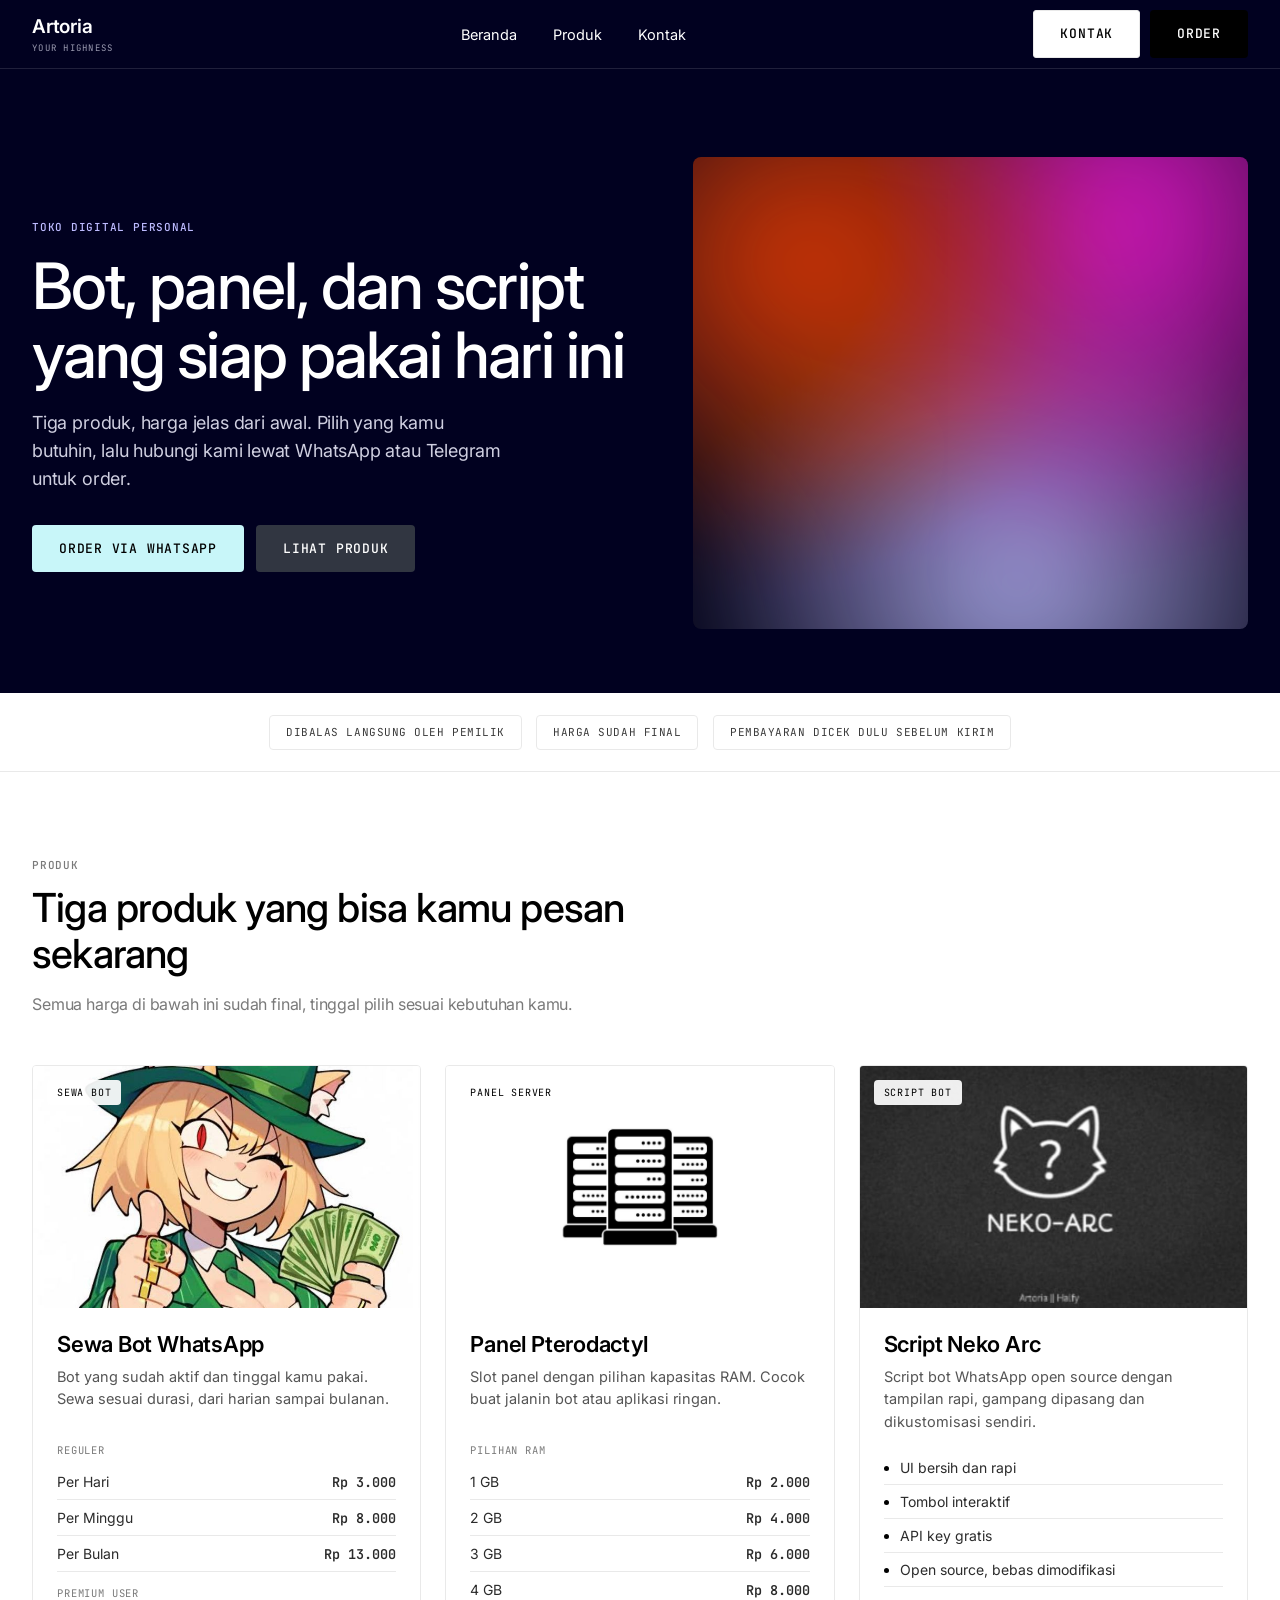
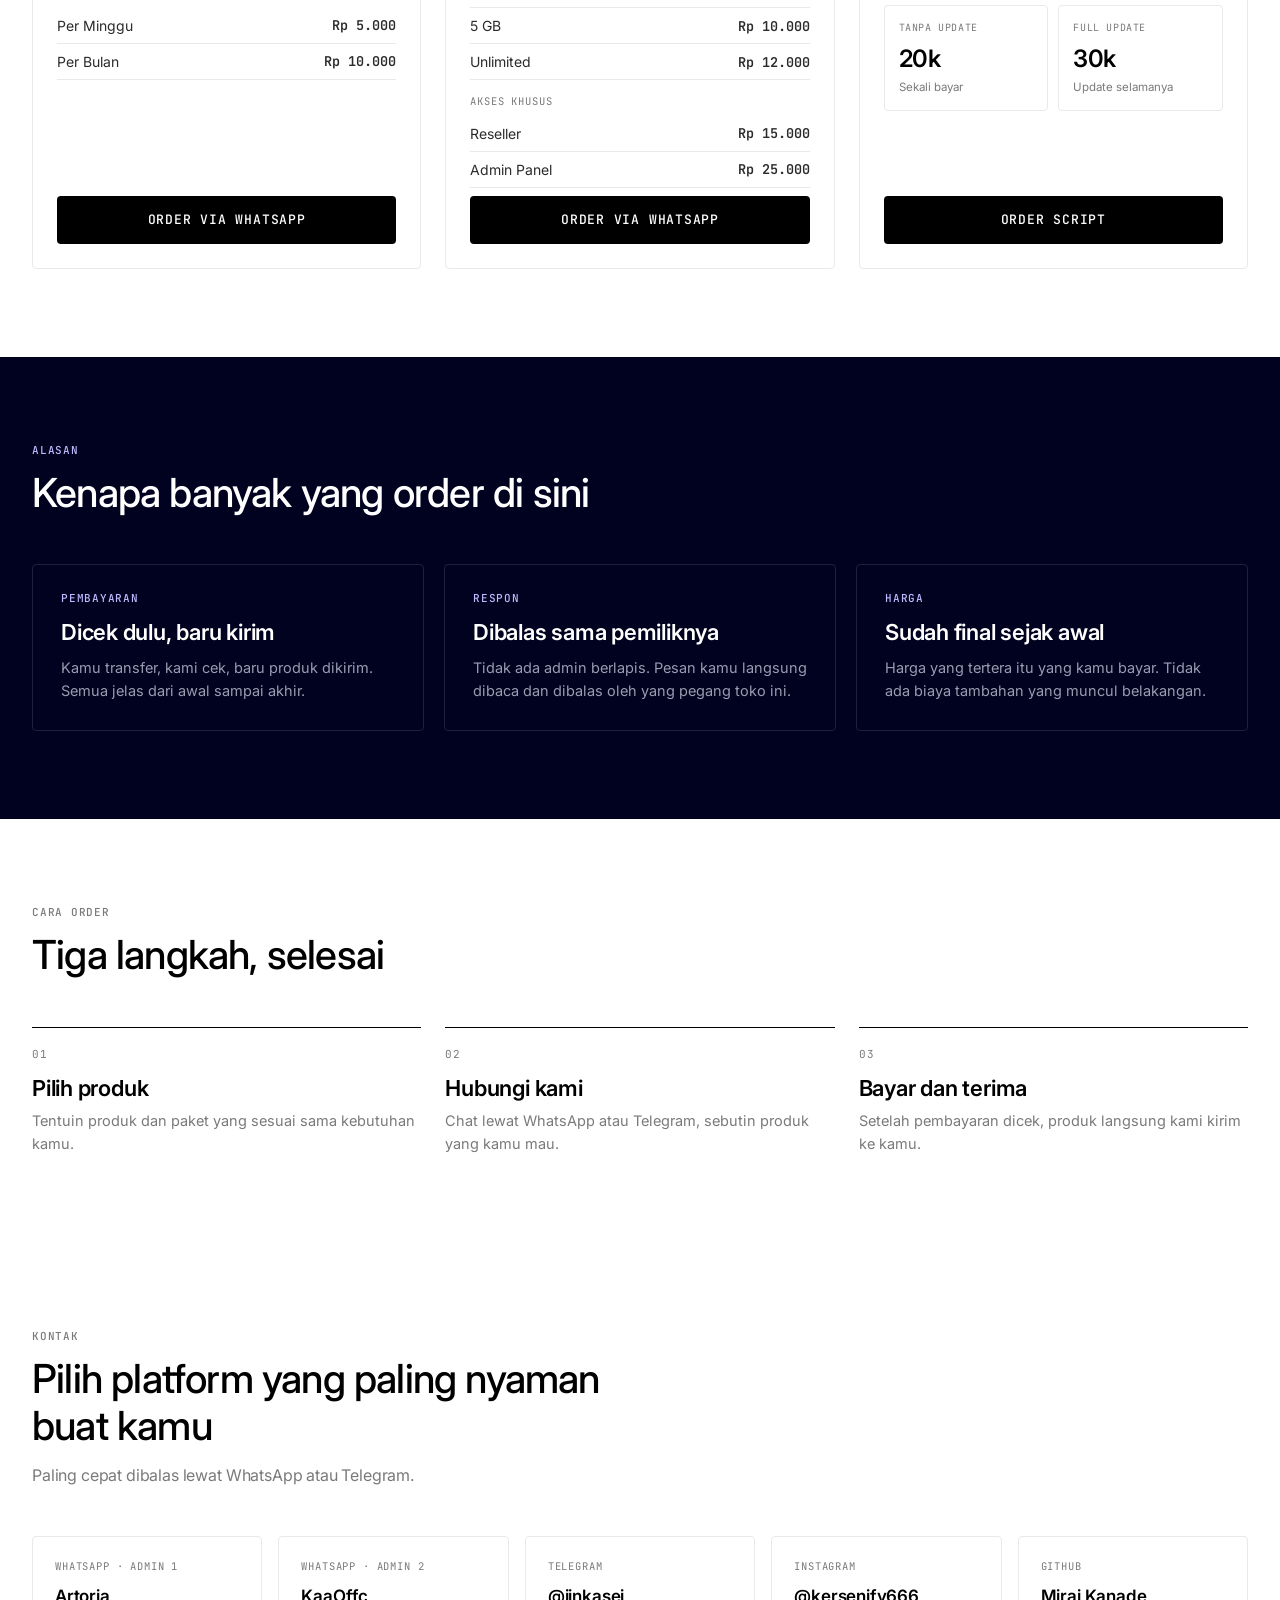
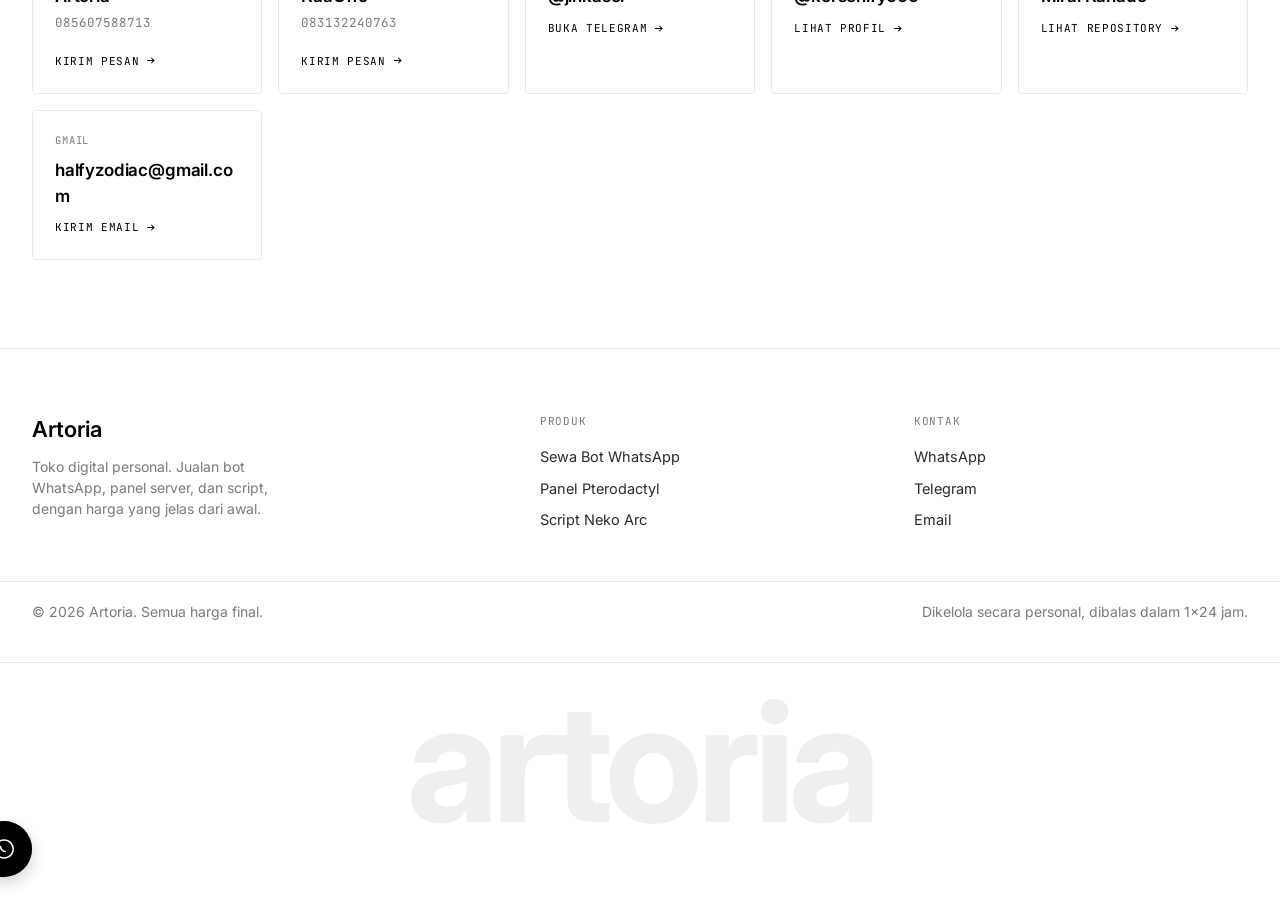
<file: index.html>
<!DOCTYPE html>
<html lang="id">
<head>
<meta charset="UTF-8" />
<meta name="viewport" content="width=device-width, initial-scale=1.0" />
<title>Artoria | Your Highness</title>

<link rel="icon" type="image/jpeg" href="https://x.xcute.workers.dev/f/images/3b6a0cf518e1.jpg" />
<link rel="apple-touch-icon" href="https://x.xcute.workers.dev/f/images/3b6a0cf518e1.jpg" />

<meta property="og:title" content="Artoria | Your Highness" />
<meta property="og:description" content="Sewa Bot WhatsApp, Panel Pterodactyl, dan Script Neko Arc. Order langsung lewat WhatsApp atau Telegram." />
<meta property="og:image" content="https://x.xcute.workers.dev/f/images/3b6a0cf518e1.jpg" />
<meta property="og:type" content="website" />
<meta name="twitter:card" content="summary_large_image" />
<meta name="twitter:image" content="https://x.xcute.workers.dev/f/images/3b6a0cf518e1.jpg" />

<link rel="preconnect" href="https://fonts.googleapis.com">
<link rel="preconnect" href="https://fonts.gstatic.com" crossorigin>
<link href="https://fonts.googleapis.com/css2?family=Inter:wght@400;500;600;700&family=JetBrains+Mono:wght@400;500;600&display=swap" rel="stylesheet" />

<style>
/* ============ RESET ============ */
*,*::before,*::after{box-sizing:border-box;margin:0;padding:0;}
html{scroll-behavior:smooth;}
img{max-width:100%;display:block;}
a{color:inherit;}
ul{list-style:none;}
button{font:inherit;}

/* ============ TOKENS ============ */
:root{
  --ink:#000000;
  --canvas:#ffffff;
  --canvas-dark:#010120;
  --surface-soft:#26263a;
  --surface-soft-2:#313641;
  --hairline:#e9e9e9;
  --hairline-on-dark:rgba(255,255,255,0.12);
  --body:#7a7a7a;
  --on-dark:#ffffff;
  --on-dark-dim:#9b9bb0;

  --orange:#fc4c02;
  --magenta:#ef2cc1;
  --periwinkle:#bdbbff;
  --mint:#c8f6f9;

  --ff-display:'Inter',-apple-system,Helvetica Neue,Arial,sans-serif;
  --ff-mono:'JetBrains Mono',ui-monospace,SF Mono,Menlo,monospace;

  --r-xs:3px;
  --r-sm:4px;
  --r-md:8px;
  --r-full:9999px;

  --sp-xs:4px;
  --sp-sm:8px;
  --sp-md:12px;
  --sp-lg:16px;
  --sp-xl:20px;
  --sp-2xl:24px;
  --sp-3xl:32px;
  --sp-4xl:44px;
  --sp-5xl:48px;
  --sp-section:88px;

  --max:1280px;
}

body{
  font-family:var(--ff-display);
  color:var(--ink);
  background:var(--canvas);
  -webkit-font-smoothing:antialiased;
  font-size:16px;
  line-height:1.5;
}

:focus-visible{outline:2px solid var(--periwinkle);outline-offset:3px;}

.wrap{max-width:var(--max);margin:0 auto;padding:0 32px;}

/* ============ TYPE SCALE ============ */
.eyebrow{
  font-family:var(--ff-mono);
  font-weight:500;
  font-size:11px;
  line-height:11px;
  letter-spacing:.07em;
  text-transform:uppercase;
}
.display-xxl{font-family:var(--ff-display);font-weight:500;font-size:clamp(34px,6.4vw,64px);line-height:1.08;letter-spacing:-.03em;}
.display-xl{font-family:var(--ff-display);font-weight:500;font-size:clamp(26px,4.2vw,40px);line-height:1.16;letter-spacing:-.02em;}
.display-lg{font-family:var(--ff-display);font-weight:500;font-size:clamp(20px,2.8vw,28px);line-height:1.18;letter-spacing:-.015em;}
.display-md{font-family:var(--ff-display);font-weight:600;font-size:22px;line-height:1.18;letter-spacing:-.01em;}
.body-lg{font-size:18px;line-height:1.55;letter-spacing:-.01em;color:#2b2b2b;}
.body-md{font-size:16px;line-height:1.55;letter-spacing:-.01em;color:#3a3a3a;}
.caption{font-size:14px;line-height:1.4;color:var(--body);}
.mono-btn{font-family:var(--ff-mono);font-weight:500;font-size:14px;letter-spacing:.04em;text-transform:uppercase;}

@media(prefers-reduced-motion:reduce){*{animation:none!important;transition:none!important;}}

/* ============ BUTTONS ============ */
.btn{
  display:inline-flex;align-items:center;justify-content:center;gap:8px;
  font-family:var(--ff-mono);font-weight:500;font-size:13px;letter-spacing:.06em;text-transform:uppercase;
  padding:13px 26px;border-radius:var(--r-sm);text-decoration:none;border:1px solid transparent;
  cursor:pointer;transition:transform .15s ease,background .2s ease,border-color .2s ease,color .2s ease;
  white-space:nowrap;
}
.btn:active{transform:scale(.97);}
.btn-primary{background:var(--ink);color:#fff;}
.btn-primary:hover{background:#1a1a1a;}
.btn-mint{background:var(--mint);color:var(--ink);}
.btn-mint:hover{background:#b3eef2;}
.btn-white{background:var(--canvas);color:var(--ink);}
.btn-white:hover{background:#f2f2f2;}
.btn-ghost-dark{background:var(--surface-soft-2);color:#fff;}
.btn-ghost-dark:hover{background:#3c4250;}
.btn-outline{background:var(--canvas);color:var(--ink);border:1px solid var(--hairline);border-radius:var(--r-xs);}
.btn-outline:hover{border-color:var(--ink);}
.btn-block{width:100%;}

/* ============ NAVBAR ============ */
.navbar{
  position:sticky;top:0;z-index:200;background:var(--canvas-dark);
  border-bottom:1px solid var(--hairline-on-dark);
}
.nav-inner{
  max-width:var(--max);margin:0 auto;padding:0 32px;
  height:68px;display:flex;align-items:center;justify-content:space-between;gap:24px;
}
.brand{display:flex;flex-direction:column;justify-content:center;text-decoration:none;}
.brand-name{font-weight:600;font-size:19px;color:#fff;letter-spacing:-.01em;}
.brand-sub{font-family:var(--ff-mono);font-size:9px;letter-spacing:.14em;text-transform:uppercase;color:var(--on-dark-dim);margin-top:1px;}

.nav-links{display:flex;align-items:center;gap:36px;}
.nav-links a{
  color:#fff;font-size:14.5px;text-decoration:none;position:relative;padding:4px 0;
}
.nav-links a::after{
  content:'';position:absolute;left:0;right:0;bottom:-3px;height:1px;background:#fff;
  transform:scaleX(0);transform-origin:left;transition:transform .25s ease;
}
.nav-links a:hover::after{transform:scaleX(1);}

.nav-cta{display:flex;align-items:center;gap:10px;}
.nav-toggle-input{display:none;}
.nav-toggle-btn{display:none;width:32px;height:32px;align-items:center;justify-content:center;cursor:pointer;}
.nav-toggle-btn span,.nav-toggle-btn span::before,.nav-toggle-btn span::after{
  content:'';display:block;width:20px;height:2px;background:#fff;position:relative;transition:transform .2s ease,opacity .2s ease;
}
.nav-toggle-btn span::before{position:absolute;top:-6px;}
.nav-toggle-btn span::after{position:absolute;top:6px;}

/* ============ HERO ============ */
.hero{background:var(--canvas-dark);color:#fff;position:relative;overflow:hidden;}
.hero-inner{
  max-width:var(--max);margin:0 auto;padding:var(--sp-section) 32px 64px;
  display:grid;grid-template-columns:1.05fr .95fr;gap:48px;align-items:center;
}
.hero-eyebrow{color:var(--periwinkle);margin-bottom:18px;display:inline-block;}
.hero h1{margin-bottom:20px;}
.hero p.body-lg{color:#cfcfe0;max-width:480px;margin-bottom:32px;}
.hero-ctas{display:flex;gap:12px;flex-wrap:wrap;}

.ribbon{
  position:relative;aspect-ratio:1/0.85;border-radius:var(--r-md);overflow:hidden;
  background:#05051a;
}
.ribbon::before{
  content:'';position:absolute;inset:-20%;
  background:
    radial-gradient(circle at 28% 30%, var(--orange) 0%, transparent 42%),
    radial-gradient(circle at 70% 24%, var(--magenta) 0%, transparent 46%),
    radial-gradient(circle at 56% 78%, var(--periwinkle) 0%, transparent 50%);
  filter:blur(46px) saturate(1.3);
  opacity:.85;
  animation:driftRibbon 14s ease-in-out infinite alternate;
}
@keyframes driftRibbon{
  from{transform:translate(0,0) scale(1);}
  to{transform:translate(2%,-3%) scale(1.06);}
}

/* ============ TRUST STRIP ============ */
.trust{background:var(--canvas);border-bottom:1px solid var(--hairline);}
.trust-inner{
  max-width:var(--max);margin:0 auto;padding:22px 32px;
  display:flex;flex-wrap:wrap;gap:14px;justify-content:center;
}
.chip{
  font-family:var(--ff-mono);font-size:11px;letter-spacing:.05em;text-transform:uppercase;
  background:var(--canvas);border:1px solid var(--hairline);color:#3a3a3a;
  padding:8px 16px;border-radius:var(--r-sm);
}

/* ============ SECTION SHELLS ============ */
.section{padding:var(--sp-section) 32px;}
.section-dark{background:var(--canvas-dark);color:#fff;}
.section-head{max-width:640px;margin-bottom:48px;}
.section-head .eyebrow{display:block;margin-bottom:14px;}
.section-dark .eyebrow{color:var(--periwinkle);}
.section:not(.section-dark) .eyebrow{color:var(--body);}
.section-head h2{margin-bottom:14px;}
.section-head p{color:var(--body);}
.section-dark .section-head p{color:var(--on-dark-dim);}

/* reveal on scroll */
.reveal{opacity:0;transform:translateY(18px);transition:opacity .6s ease,transform .6s ease;}
.reveal.is-visible{opacity:1;transform:translateY(0);}

/* stagger reveal sedikit biar grid muncul satu-satu, bukan barengan */
.product-grid .reveal:nth-child(2){transition-delay:.08s;}
.product-grid .reveal:nth-child(3){transition-delay:.16s;}
.reason-grid .reveal:nth-child(2){transition-delay:.08s;}
.reason-grid .reveal:nth-child(3){transition-delay:.16s;}
.steps .reveal:nth-child(2){transition-delay:.08s;}
.steps .reveal:nth-child(3){transition-delay:.16s;}
.contact-grid .reveal:nth-child(2){transition-delay:.06s;}
.contact-grid .reveal:nth-child(3){transition-delay:.12s;}
.contact-grid .reveal:nth-child(4){transition-delay:.18s;}
.contact-grid .reveal:nth-child(5){transition-delay:.24s;}
.contact-grid .reveal:nth-child(6){transition-delay:.3s;}

/* ============ PRODUCT GRID ============ */
.product-grid{
  max-width:var(--max);margin:0 auto;
  display:grid;grid-template-columns:repeat(3,1fr);gap:24px;
}
.product-card{
  background:var(--canvas);border:1px solid var(--hairline);border-radius:var(--r-sm);
  overflow:hidden;display:flex;flex-direction:column;
  transition:transform .25s ease,border-color .25s ease;
}
.product-card:hover{transform:translateY(-5px);border-color:#cfcfcf;}
.product-media{position:relative;aspect-ratio:16/10;overflow:hidden;background:#f4f4f4;}
.product-media img{width:100%;height:100%;object-fit:cover;transition:transform .5s ease;}
.product-card:hover .product-media img{transform:scale(1.05);}
.product-tag{
  position:absolute;top:14px;left:14px;
  font-family:var(--ff-mono);font-size:10px;letter-spacing:.08em;text-transform:uppercase;
  background:rgba(255,255,255,.92);color:var(--ink);padding:5px 10px;border-radius:var(--r-sm);
}
.product-body{padding:24px;display:flex;flex-direction:column;flex:1;}
.product-title{margin-bottom:8px;}
.product-desc{margin-bottom:18px;font-size:14.5px;line-height:1.55;color:#555;}

.price-table{width:100%;border-collapse:collapse;margin-bottom:8px;}
.price-table .grp td{
  padding-top:14px;padding-bottom:6px;
  font-family:var(--ff-mono);font-size:10.5px;letter-spacing:.08em;text-transform:uppercase;color:var(--body);
}
.price-table tr:not(.grp) td{
  padding:7px 0;font-size:14px;border-bottom:1px solid var(--hairline);color:#2b2b2b;
}
.price-table tr:not(.grp) td:last-child{
  text-align:right;font-weight:600;font-family:var(--ff-mono);font-size:13.5px;
}

.feature-list{margin-bottom:18px;}
.feature-list li{
  position:relative;padding:6px 0 6px 16px;font-size:14px;color:#2b2b2b;border-bottom:1px solid var(--hairline);
}
.feature-list li::before{
  content:'';position:absolute;left:0;top:15px;width:5px;height:5px;border-radius:50%;background:var(--ink);
}

.price-row{display:flex;gap:10px;margin-bottom:20px;}
.price-chip{flex:1;border:1px solid var(--hairline);border-radius:var(--r-sm);padding:14px 14px;}
.price-chip .pc-label{font-family:var(--ff-mono);font-size:10px;letter-spacing:.06em;text-transform:uppercase;color:var(--body);margin-bottom:6px;}
.price-chip .pc-amount{font-weight:600;font-size:24px;letter-spacing:-.02em;}
.price-chip .pc-unit{font-size:11.5px;color:var(--body);margin-top:2px;}

.product-cta{margin-top:auto;}

/* ============ REASON CARDS (dark) ============ */
.reason-grid{
  max-width:var(--max);margin:0 auto;
  display:grid;grid-template-columns:repeat(3,1fr);gap:20px;
}
.reason-card{
  border:1px solid var(--hairline-on-dark);border-radius:var(--r-sm);padding:28px;
  transition:border-color .25s ease,background .25s ease;
}
.reason-card:hover{border-color:rgba(255,255,255,.32);background:rgba(255,255,255,.02);}
.reason-card .eyebrow{color:var(--periwinkle);display:block;margin-bottom:16px;}
.reason-card h3{margin-bottom:10px;}
.reason-card p{color:var(--on-dark-dim);font-size:14.5px;line-height:1.6;}

/* ============ STEPS ============ */
.steps{
  max-width:var(--max);margin:0 auto;
  display:grid;grid-template-columns:repeat(3,1fr);gap:24px;
}
.step{border-top:1px solid var(--ink);padding-top:18px;}
.step-num{font-family:var(--ff-mono);font-size:11px;letter-spacing:.08em;color:var(--body);margin-bottom:14px;display:block;}
.step h3{margin-bottom:8px;}
.step p{color:var(--body);font-size:14.5px;line-height:1.55;}

/* ============ CONTACT ============ */
.contact-grid{
  max-width:var(--max);margin:0 auto;
  display:grid;grid-template-columns:repeat(auto-fit,minmax(220px,1fr));gap:16px;
}
.contact-card{
  display:block;border:1px solid var(--hairline);border-radius:var(--r-sm);padding:22px;text-decoration:none;color:var(--ink);
  transition:border-color .2s ease,transform .2s ease;
}
.contact-card:hover{border-color:var(--ink);transform:translateY(-3px);}
.contact-platform{font-family:var(--ff-mono);font-size:10.5px;letter-spacing:.08em;text-transform:uppercase;color:var(--body);margin-bottom:10px;}
.contact-value{font-weight:600;font-size:17px;letter-spacing:-.01em;margin-bottom:4px;word-break:break-word;}
.contact-sub{font-family:var(--ff-mono);font-size:12.5px;color:var(--body);margin-bottom:14px;word-break:break-word;}
.contact-cta{font-family:var(--ff-mono);font-size:11px;letter-spacing:.06em;text-transform:uppercase;color:var(--ink);display:inline-flex;align-items:center;gap:6px;}
.contact-cta svg{width:11px;height:11px;transition:transform .2s ease;}
.contact-card:hover .contact-cta svg{transform:translateX(3px);}

/* ============ FOOTER ============ */
footer{background:var(--canvas);}
.footer-top{
  max-width:var(--max);margin:0 auto;padding:64px 32px 40px;
  display:grid;grid-template-columns:1.4fr 1fr 1fr;gap:40px;border-top:1px solid var(--hairline);
}
.footer-brand-name{font-weight:600;font-size:22px;margin-bottom:10px;}
.footer-tagline{color:var(--body);font-size:14px;max-width:280px;line-height:1.5;}
.footer-col-label{font-family:var(--ff-mono);font-size:11px;letter-spacing:.07em;text-transform:uppercase;color:var(--body);margin-bottom:16px;}
.footer-col a{display:block;font-size:14.5px;color:#2b2b2b;text-decoration:none;margin-bottom:10px;}
.footer-col a:hover{color:var(--ink);text-decoration:underline;}
.footer-bottom{
  max-width:var(--max);margin:0 auto;padding:20px 32px 40px;
  display:flex;justify-content:space-between;align-items:center;gap:16px;flex-wrap:wrap;
  border-top:1px solid var(--hairline);
}
.footer-bottom .caption{color:var(--body);}

.wordmark-banner{
  width:100%;overflow:hidden;border-top:1px solid var(--hairline);padding:14px 0 0;
}
.wordmark-banner span{
  display:block;text-align:center;font-weight:700;letter-spacing:-.04em;
  font-size:clamp(58px,14vw,168px);line-height:1;color:#efefef;white-space:nowrap;
}

/* ============ FAB ============ */
.fab{
  position:fixed;right:24px;bottom:24px;z-index:300;
  width:56px;height:56px;border-radius:var(--r-full);background:var(--ink);color:#fff;
  display:flex;align-items:center;justify-content:center;text-decoration:none;
  box-shadow:rgba(1,1,32,0.18) 0px 6px 16px 0px;
  transition:transform .2s ease,box-shadow .2s ease;
}
.fab:hover{transform:translateY(-2px);box-shadow:rgba(1,1,32,0.24) 0px 10px 20px 0px;}
.fab svg{width:24px;height:24px;}

/* ============ RESPONSIVE ============ */
@media(max-width:980px){
  .hero-inner{grid-template-columns:1fr;gap:36px;padding-top:56px;}
  .ribbon{aspect-ratio:16/9;}
  .product-grid{grid-template-columns:repeat(2,1fr);}
  .reason-grid{grid-template-columns:1fr;}
  .steps{grid-template-columns:1fr;}
  .footer-top{grid-template-columns:1fr 1fr;}
}
@media(max-width:760px){
  .nav-links{
    position:fixed;top:68px;left:0;right:0;bottom:0;background:var(--canvas-dark);
    flex-direction:column;align-items:flex-start;gap:0;padding:8px 32px 32px;
    display:none;
  }
  .nav-links a{width:100%;padding:14px 0;border-bottom:1px solid var(--hairline-on-dark);font-size:16px;}
  .nav-toggle-input:checked ~ .nav-links{display:flex;}
  .nav-toggle-btn{display:flex;}
  .nav-cta .btn-outline{display:none;}
  .section{padding:64px 20px;}
  .wrap,.nav-inner,.hero-inner,.trust-inner,.product-grid,.reason-grid,.steps,.contact-grid,.footer-top,.footer-bottom{padding-left:20px;padding-right:20px;}
  .hero-inner,.product-grid,.reason-grid,.steps,.contact-grid,.footer-top,.footer-bottom{max-width:100%;}
}
@media(max-width:600px){
  .product-grid{grid-template-columns:1fr;}
  .price-row{flex-direction:column;}
  .footer-top{grid-template-columns:1fr;gap:28px;}
}

/* ============ ANIMASI TAMBAHAN ============ */

/* --- 1. Entrance pas pertama buka halaman (hero), beda dari scroll-reveal --- */
.hero-eyebrow,.hero h1,.hero p.body-lg,.hero-ctas{
  opacity:0;animation:heroRise .7s cubic-bezier(.2,.7,.2,1) forwards;
}
.hero-eyebrow{animation-delay:.05s;}
.hero h1{animation-delay:.18s;}
.hero p.body-lg{animation-delay:.32s;}
.hero-ctas{animation-delay:.46s;}
@keyframes heroRise{
  from{opacity:0;transform:translateY(22px);}
  to{opacity:1;transform:translateY(0);}
}
.ribbon{animation:ribbonIn .9s cubic-bezier(.2,.7,.2,1) .15s both;}
@keyframes ribbonIn{
  from{opacity:0;transform:scale(.92) rotate(-2deg);}
  to{opacity:1;transform:scale(1) rotate(0deg);}
}

/* --- 2. Nav link: garis bawah jadi "tap pulse" saat diklik, beda dari hover slide --- */
.nav-links a{overflow:hidden;}
.nav-links a:active{animation:navTap .35s ease;}
@keyframes navTap{
  0%{letter-spacing:0;}
  40%{letter-spacing:.03em;}
  100%{letter-spacing:0;}
}

/* --- 3. Tombol: bounce singkat saat ditekan, beda dari scale biasa --- */
.btn:active{animation:btnPress .28s ease;}
@keyframes btnPress{
  0%{transform:scale(1);}
  35%{transform:scale(.94) translateY(1px);}
  70%{transform:scale(1.015);}
  100%{transform:scale(1);}
}

/* --- 4. Trust chip: muncul satu-satu dengan efek pop, bukan pulse statis --- */
.chip{opacity:0;animation:chipPop .5s cubic-bezier(.34,1.56,.64,1) forwards;}
.trust-inner .chip:nth-child(1){animation-delay:.55s;}
.trust-inner .chip:nth-child(2){animation-delay:.68s;}
.trust-inner .chip:nth-child(3){animation-delay:.81s;}
@keyframes chipPop{
  from{opacity:0;transform:scale(.85) translateY(6px);}
  to{opacity:1;transform:scale(1) translateY(0);}
}

/* --- 5. Contact card: arrow "melangkah" pelan terus-menerus, beda dari icon hover di product card --- */
.contact-cta svg{animation:ctaNudge 2.2s ease-in-out infinite;}
.contact-card:hover .contact-cta svg{animation-play-state:paused;transform:translateX(3px);}
@keyframes ctaNudge{
  0%,100%{transform:translateX(0);}
  50%{transform:translateX(4px);}
}

/* --- 6. Product tag badge: kedip halus sekali waktu, beda karakter dari yang lain --- */
.product-tag{animation:tagGlow 3.6s ease-in-out infinite;}
@keyframes tagGlow{
  0%,82%,100%{box-shadow:0 0 0 0 rgba(0,0,0,0);}
  91%{box-shadow:0 0 0 4px rgba(255,255,255,.55);}
}

/* --- 7. FAB: efek ping/radar ala notifikasi, beda total dari float --- */
.fab{position:relative;}
.fab::before{
  content:'';position:absolute;inset:0;border-radius:var(--r-full);
  background:var(--ink);opacity:.55;
  animation:fabPing 2.6s cubic-bezier(.2,.6,.4,1) infinite;
  z-index:-1;
}
.fab:hover::before{animation-play-state:paused;opacity:0;}
@keyframes fabPing{
  0%{transform:scale(1);opacity:.45;}
  80%{transform:scale(1.55);opacity:0;}
  100%{transform:scale(1.55);opacity:0;}
}
</style>
</head>
<body>

<!-- ============ NAVBAR ============ -->
<nav class="navbar">
  <div class="nav-inner">
    <a href="#top" class="brand">
      <span class="brand-name">Artoria</span>
      <span class="brand-sub">Your Highness</span>
    </a>

    <input type="checkbox" id="navToggle" class="nav-toggle-input" />
    <label for="navToggle" class="nav-toggle-btn" aria-label="Buka menu"><span></span></label>

    <ul class="nav-links">
      <li><a href="#top">Beranda</a></li>
      <li><a href="#produk">Produk</a></li>
      <li><a href="#kontak">Kontak</a></li>
    </ul>

    <div class="nav-cta">
      <a href="#kontak" class="btn btn-outline">Kontak</a>
      <a href="https://wa.me/6285607588713?text=Halo%2C%20saya%20mau%20order" target="_blank" rel="noopener" class="btn btn-primary">Order</a>
    </div>
  </div>
</nav>

<!-- ============ HERO ============ -->
<header id="top" class="hero">
  <div class="hero-inner">
    <div class="reveal">
      <span class="eyebrow hero-eyebrow">Toko digital personal</span>
      <h1 class="display-xxl">Bot, panel, dan script yang siap pakai hari ini</h1>
      <p class="body-lg">Tiga produk, harga jelas dari awal. Pilih yang kamu butuhin, lalu hubungi kami lewat WhatsApp atau Telegram untuk order.</p>
      <div class="hero-ctas">
        <a href="https://wa.me/6285607588713?text=Halo%2C%20saya%20mau%20order" target="_blank" rel="noopener" class="btn btn-mint">Order via WhatsApp</a>
        <a href="#produk" class="btn btn-ghost-dark">Lihat Produk</a>
      </div>
    </div>
    <div class="ribbon reveal" aria-hidden="true"></div>
  </div>
</header>

<!-- ============ TRUST STRIP ============ -->
<div class="trust">
  <div class="trust-inner">
    <span class="chip">Dibalas langsung oleh pemilik</span>
    <span class="chip">Harga sudah final</span>
    <span class="chip">Pembayaran dicek dulu sebelum kirim</span>
  </div>
</div>

<!-- ============ PRODUCTS ============ -->
<section id="produk" class="section">
  <div class="section-head reveal">
    <span class="eyebrow">Produk</span>
    <h2 class="display-xl">Tiga produk yang bisa kamu pesan sekarang</h2>
    <p class="body-md">Semua harga di bawah ini sudah final, tinggal pilih sesuai kebutuhan kamu.</p>
  </div>

  <div class="product-grid">

    <!-- SEWA BOT WHATSAPP -->
    <article class="product-card reveal">
      <div class="product-media">
        <img src="assets/sewa-bot.jpg" alt="Sewa Bot WhatsApp Artoria" loading="lazy" />
        <span class="product-tag">Sewa Bot</span>
      </div>
      <div class="product-body">
        <h3 class="product-title display-md">Sewa Bot WhatsApp</h3>
        <p class="product-desc">Bot yang sudah aktif dan tinggal kamu pakai. Sewa sesuai durasi, dari harian sampai bulanan.</p>

        <table class="price-table">
          <tr class="grp"><td colspan="2">Reguler</td></tr>
          <tr><td>Per Hari</td><td>Rp 3.000</td></tr>
          <tr><td>Per Minggu</td><td>Rp 8.000</td></tr>
          <tr><td>Per Bulan</td><td>Rp 13.000</td></tr>
          <tr class="grp"><td colspan="2">Premium User</td></tr>
          <tr><td>Per Minggu</td><td>Rp 5.000</td></tr>
          <tr><td>Per Bulan</td><td>Rp 10.000</td></tr>
        </table>

        <a href="https://wa.me/6285607588713?text=Halo%2C%20saya%20mau%20order%20Sewa%20Bot%20WhatsApp" target="_blank" rel="noopener" class="btn btn-primary btn-block product-cta">Order via WhatsApp</a>
      </div>
    </article>

    <!-- PANEL PTERODACTYL -->
    <article class="product-card reveal">
      <div class="product-media">
        <img src="assets/panel.jpg" alt="Panel Pterodactyl Artoria" loading="lazy" />
        <span class="product-tag">Panel Server</span>
      </div>
      <div class="product-body">
        <h3 class="product-title display-md">Panel Pterodactyl</h3>
        <p class="product-desc">Slot panel dengan pilihan kapasitas RAM. Cocok buat jalanin bot atau aplikasi ringan.</p>

        <table class="price-table">
          <tr class="grp"><td colspan="2">Pilihan RAM</td></tr>
          <tr><td>1 GB</td><td>Rp 2.000</td></tr>
          <tr><td>2 GB</td><td>Rp 4.000</td></tr>
          <tr><td>3 GB</td><td>Rp 6.000</td></tr>
          <tr><td>4 GB</td><td>Rp 8.000</td></tr>
          <tr><td>5 GB</td><td>Rp 10.000</td></tr>
          <tr><td>Unlimited</td><td>Rp 12.000</td></tr>
          <tr class="grp"><td colspan="2">Akses Khusus</td></tr>
          <tr><td>Reseller</td><td>Rp 15.000</td></tr>
          <tr><td>Admin Panel</td><td>Rp 25.000</td></tr>
        </table>

        <a href="https://wa.me/6285607588713?text=Halo%2C%20saya%20mau%20order%20Panel%20Pterodactyl" target="_blank" rel="noopener" class="btn btn-primary btn-block product-cta">Order via WhatsApp</a>
      </div>
    </article>

    <!-- SCRIPT NEKO ARC -->
    <article class="product-card reveal">
      <div class="product-media">
        <img src="assets/script-bot.jpg" alt="Script Neko Arc Artoria" loading="lazy" />
        <span class="product-tag">Script Bot</span>
      </div>
      <div class="product-body">
        <h3 class="product-title display-md">Script Neko Arc</h3>
        <p class="product-desc">Script bot WhatsApp open source dengan tampilan rapi, gampang dipasang dan dikustomisasi sendiri.</p>

        <ul class="feature-list">
          <li>UI bersih dan rapi</li>
          <li>Tombol interaktif</li>
          <li>API key gratis</li>
          <li>Open source, bebas dimodifikasi</li>
        </ul>

        <div class="price-row">
          <div class="price-chip">
            <div class="pc-label">Tanpa Update</div>
            <div class="pc-amount">20k</div>
            <div class="pc-unit">Sekali bayar</div>
          </div>
          <div class="price-chip">
            <div class="pc-label">Full Update</div>
            <div class="pc-amount">30k</div>
            <div class="pc-unit">Update selamanya</div>
          </div>
        </div>

        <a href="https://wa.me/6285607588713?text=Halo%2C%20saya%20mau%20order%20Script%20Neko%20Arc" target="_blank" rel="noopener" class="btn btn-primary btn-block product-cta">Order Script</a>
      </div>
    </article>

  </div>
</section>

<!-- ============ WHY ORDER HERE (DARK) ============ -->
<section class="section section-dark">
  <div class="section-head reveal">
    <span class="eyebrow">Alasan</span>
    <h2 class="display-xl">Kenapa banyak yang order di sini</h2>
  </div>

  <div class="reason-grid">
    <div class="reason-card reveal">
      <span class="eyebrow">Pembayaran</span>
      <h3 class="display-md">Dicek dulu, baru kirim</h3>
      <p>Kamu transfer, kami cek, baru produk dikirim. Semua jelas dari awal sampai akhir.</p>
    </div>
    <div class="reason-card reveal">
      <span class="eyebrow">Respon</span>
      <h3 class="display-md">Dibalas sama pemiliknya</h3>
      <p>Tidak ada admin berlapis. Pesan kamu langsung dibaca dan dibalas oleh yang pegang toko ini.</p>
    </div>
    <div class="reason-card reveal">
      <span class="eyebrow">Harga</span>
      <h3 class="display-md">Sudah final sejak awal</h3>
      <p>Harga yang tertera itu yang kamu bayar. Tidak ada biaya tambahan yang muncul belakangan.</p>
    </div>
  </div>
</section>

<!-- ============ STEPS ============ -->
<section class="section">
  <div class="section-head reveal">
    <span class="eyebrow">Cara order</span>
    <h2 class="display-xl">Tiga langkah, selesai</h2>
  </div>

  <div class="steps">
    <div class="step reveal">
      <span class="step-num">01</span>
      <h3 class="display-md">Pilih produk</h3>
      <p>Tentuin produk dan paket yang sesuai sama kebutuhan kamu.</p>
    </div>
    <div class="step reveal">
      <span class="step-num">02</span>
      <h3 class="display-md">Hubungi kami</h3>
      <p>Chat lewat WhatsApp atau Telegram, sebutin produk yang kamu mau.</p>
    </div>
    <div class="step reveal">
      <span class="step-num">03</span>
      <h3 class="display-md">Bayar dan terima</h3>
      <p>Setelah pembayaran dicek, produk langsung kami kirim ke kamu.</p>
    </div>
  </div>
</section>

<!-- ============ CONTACT ============ -->
<section id="kontak" class="section">
  <div class="section-head reveal">
    <span class="eyebrow">Kontak</span>
    <h2 class="display-xl">Pilih platform yang paling nyaman buat kamu</h2>
    <p class="body-md">Paling cepat dibalas lewat WhatsApp atau Telegram.</p>
  </div>

  <div class="contact-grid">
    <a href="https://wa.me/6285607588713" target="_blank" rel="noopener" class="contact-card reveal">
      <div class="contact-platform">WhatsApp · Admin 1</div>
      <div class="contact-value">Artoria</div>
      <div class="contact-sub">085607588713</div>
      <div class="contact-cta">Kirim pesan <svg viewBox="0 0 16 16" fill="none"><path d="M3 8h10M9 4l4 4-4 4" stroke="currentColor" stroke-width="1.5"/></svg></div>
    </a>
    <a href="https://wa.me/6283132240763" target="_blank" rel="noopener" class="contact-card reveal">
      <div class="contact-platform">WhatsApp · Admin 2</div>
      <div class="contact-value">KaaOffc</div>
      <div class="contact-sub">083132240763</div>
      <div class="contact-cta">Kirim pesan <svg viewBox="0 0 16 16" fill="none"><path d="M3 8h10M9 4l4 4-4 4" stroke="currentColor" stroke-width="1.5"/></svg></div>
    </a>
    <a href="https://t.me/jinkasei" target="_blank" rel="noopener" class="contact-card reveal">
      <div class="contact-platform">Telegram</div>
      <div class="contact-value">@jinkasei</div>
      <div class="contact-cta">Buka Telegram <svg viewBox="0 0 16 16" fill="none"><path d="M3 8h10M9 4l4 4-4 4" stroke="currentColor" stroke-width="1.5"/></svg></div>
    </a>
    <a href="https://instagram.com/kersenify666" target="_blank" rel="noopener" class="contact-card reveal">
      <div class="contact-platform">Instagram</div>
      <div class="contact-value">@kersenify666</div>
      <div class="contact-cta">Lihat profil <svg viewBox="0 0 16 16" fill="none"><path d="M3 8h10M9 4l4 4-4 4" stroke="currentColor" stroke-width="1.5"/></svg></div>
    </a>
    <a href="https://github.com/Mirai-Kanade" target="_blank" rel="noopener" class="contact-card reveal">
      <div class="contact-platform">Github</div>
      <div class="contact-value">Mirai Kanade</div>
      <div class="contact-cta">Lihat repository <svg viewBox="0 0 16 16" fill="none"><path d="M3 8h10M9 4l4 4-4 4" stroke="currentColor" stroke-width="1.5"/></svg></div>
    </a>
    <a href="mailto:halfyzodiac@gmail.com" class="contact-card reveal">
      <div class="contact-platform">Gmail</div>
      <div class="contact-value">halfyzodiac@gmail.com</div>
      <div class="contact-cta">Kirim email <svg viewBox="0 0 16 16" fill="none"><path d="M3 8h10M9 4l4 4-4 4" stroke="currentColor" stroke-width="1.5"/></svg></div>
    </a>
  </div>
</section>

<!-- ============ FOOTER ============ -->
<footer>
  <div class="footer-top">
    <div>
      <div class="footer-brand-name">Artoria</div>
      <p class="footer-tagline">Toko digital personal. Jualan bot WhatsApp, panel server, dan script, dengan harga yang jelas dari awal.</p>
    </div>
    <div class="footer-col">
      <div class="footer-col-label">Produk</div>
      <a href="#produk">Sewa Bot WhatsApp</a>
      <a href="#produk">Panel Pterodactyl</a>
      <a href="#produk">Script Neko Arc</a>
    </div>
    <div class="footer-col">
      <div class="footer-col-label">Kontak</div>
      <a href="https://wa.me/6285607588713" target="_blank" rel="noopener">WhatsApp</a>
      <a href="https://t.me/artoriaxd" target="_blank" rel="noopener">Telegram</a>
      <a href="mailto:halfyzodiac@gmail.com">Email</a>
    </div>
  </div>
  <div class="footer-bottom">
    <span class="caption">© 2026 Artoria. Semua harga final.</span>
    <span class="caption">Dikelola secara personal, dibalas dalam 1x24 jam.</span>
  </div>
  <div class="wordmark-banner"><span>artoria</span></div>
</footer>

<!-- ============ FAB ============ -->
<a href="https://wa.me/6285607588713?text=Halo%2C%20saya%20mau%20order" target="_blank" rel="noopener" class="fab" aria-label="Order cepat lewat WhatsApp">
  <svg viewBox="0 0 24 24" fill="none"><path d="M12 3a9 9 0 0 0-7.78 13.5L3 21l4.62-1.21A9 9 0 1 0 12 3Z" stroke="currentColor" stroke-width="1.5"/><path d="M8.5 9.5c.3 2.6 2.4 4.7 5 5" stroke="currentColor" stroke-width="1.5" stroke-linecap="round"/></svg>
</a>

<script>
  // scroll reveal
  var els = document.querySelectorAll('.reveal');
  var io = new IntersectionObserver(function(entries){
    entries.forEach(function(e){
      if(e.isIntersecting){ e.target.classList.add('is-visible'); io.unobserve(e.target); }
    });
  }, { threshold: 0.12 });
  els.forEach(function(el){ io.observe(el); });

  // close mobile nav after tapping a link
  document.querySelectorAll('.nav-links a').forEach(function(a){
    a.addEventListener('click', function(){
      var box = document.getElementById('navToggle');
      if(box) box.checked = false;
    });
  });
</script>

</body>
</html>
</file>
